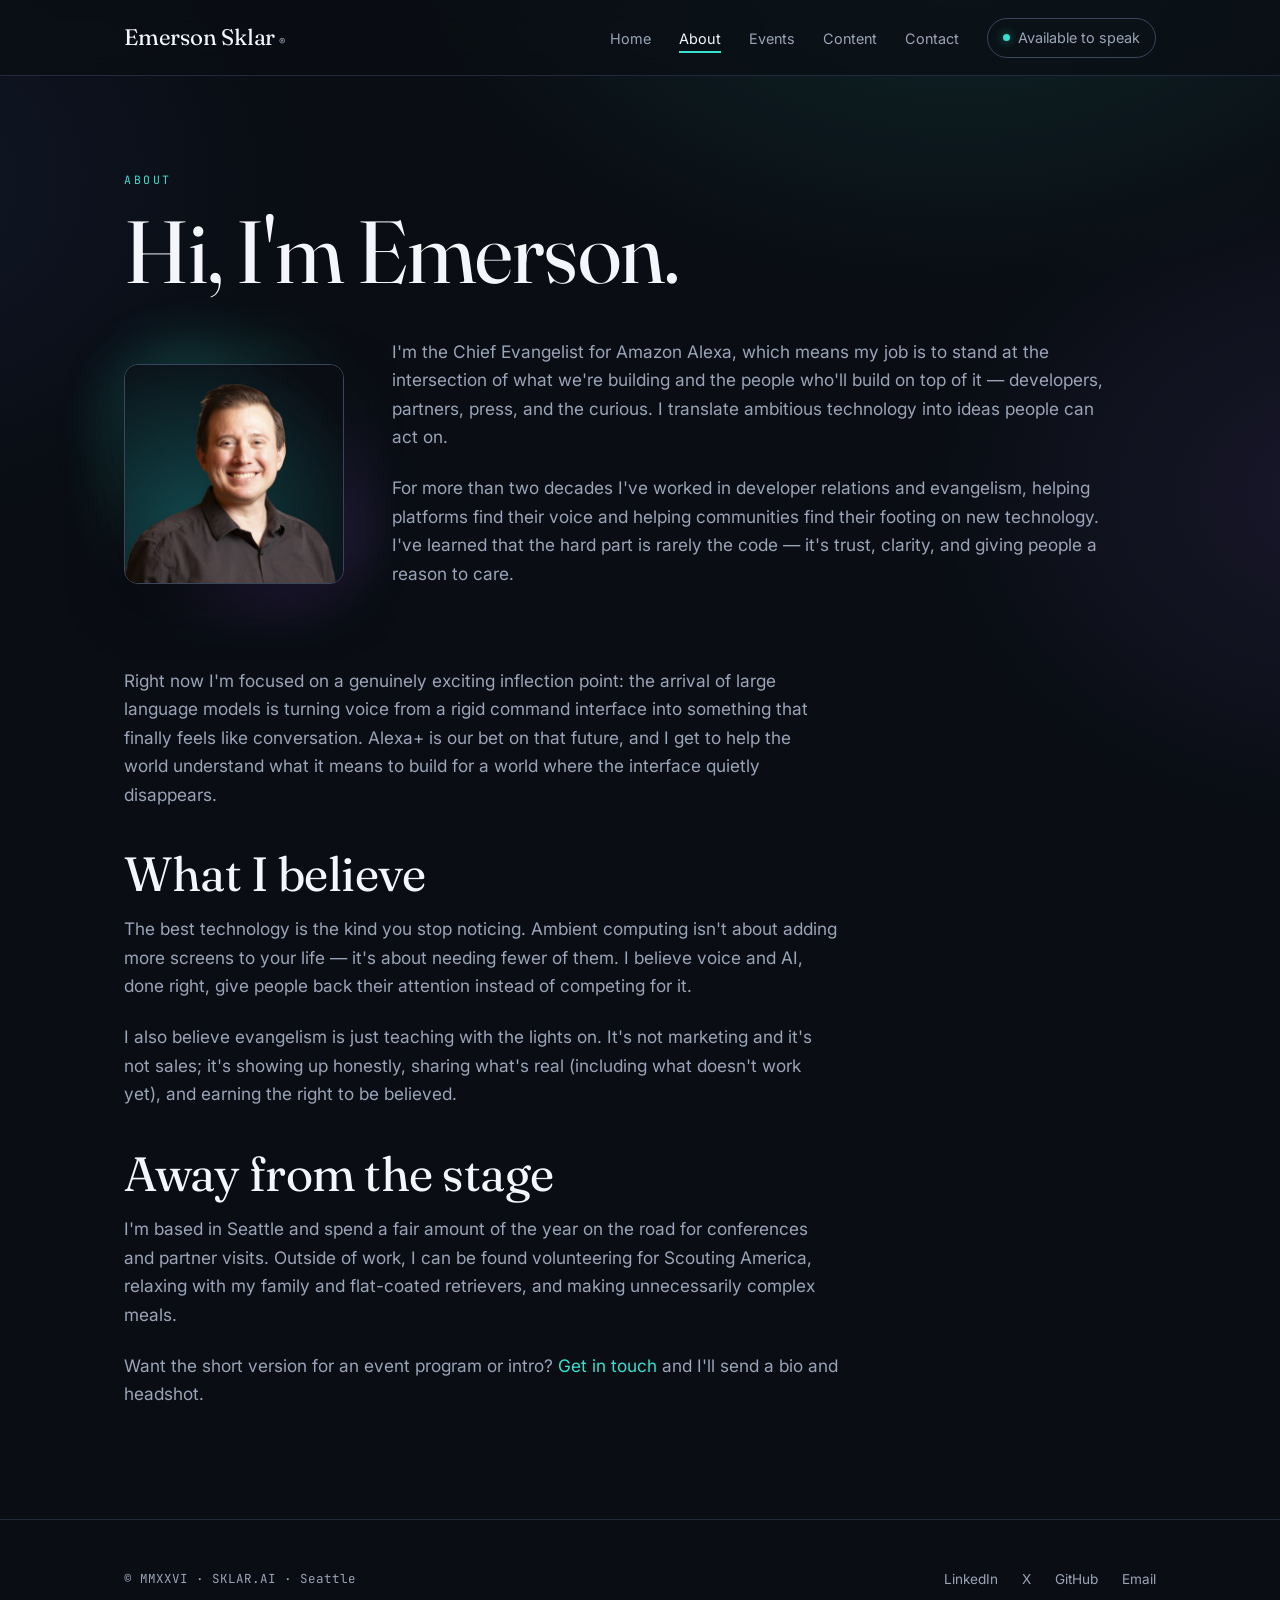
<file: about/index.html>
<!DOCTYPE html>
<html lang="en">
<head>
  <meta charset="utf-8">
  <meta name="viewport" content="width=device-width, initial-scale=1">
  <title>About — Emerson Sklar</title>
  <meta name="description" content="Emerson Sklar, Chief Evangelist for Amazon Alexa — his background, his point of view on voice and AI, and what drives his work.">
  <link rel="canonical" href="https://sklar.ai/about/">
  <meta property="og:type" content="profile">
  <meta property="og:site_name" content="Emerson Sklar">
  <meta property="og:title" content="About — Emerson Sklar">
  <meta property="og:description" content="Emerson Sklar, Chief Evangelist for Amazon Alexa — his background, his point of view on voice and AI, and what drives his work.">
  <meta property="og:url" content="https://sklar.ai/about/">
  <meta property="og:image" content="https://sklar.ai/assets/img/og-image.jpg">
  <meta property="og:image:width" content="1200">
  <meta property="og:image:height" content="630">
  <meta property="og:image:alt" content="Emerson Sklar, Chief Evangelist for Amazon Alexa">
  <meta name="twitter:card" content="summary_large_image">
  <meta name="twitter:title" content="About — Emerson Sklar">
  <meta name="twitter:description" content="Emerson Sklar, Chief Evangelist for Amazon Alexa — his background and point of view on voice and AI.">
  <meta name="twitter:image" content="https://sklar.ai/assets/img/og-image.jpg">
  <link rel="preconnect" href="https://fonts.googleapis.com">
  <link rel="preconnect" href="https://fonts.gstatic.com" crossorigin>
  <link href="https://fonts.googleapis.com/css2?family=Fraunces:ital,opsz,wght@0,9..144,400;0,9..144,500;1,9..144,400&family=Inter:wght@400;500;600&family=JetBrains+Mono:wght@400;500&display=swap" rel="stylesheet">
  <link rel="stylesheet" href="/assets/css/style.css?v=2">
</head>
<body>

  <nav class="nav">
    <div class="nav-inner">
      <a class="brand" href="/"><span class="name">Emerson Sklar</span><sup>®</sup></a>
      <input type="checkbox" id="nav-toggle" class="nav-toggle">
      <label for="nav-toggle" class="nav-toggle-label" aria-label="Toggle menu">☰</label>
      <ul class="nav-links">
        <li><a href="/">Home</a></li>
        <li><a href="/about/" class="active">About</a></li>
        <li><a href="/events/">Events</a></li>
        <li><a href="/content/">Content</a></li>
        <li><a href="/contact/">Contact</a></li>
        <li><a class="pill" href="/contact/"><span class="dot"></span>Available to speak</a></li>
      </ul>
    </div>
  </nav>

  <section class="about-page">
    <div class="wrap">
      <span class="eyebrow rise rise-1">About</span>
      <h1 class="rise rise-2" style="margin-bottom:2.5rem;">Hi, I'm Emerson.</h1>

      <!-- Two-column intro: portrait + opening paragraphs (stacks on mobile) -->
      <div class="about-intro rise rise-3">
        <div class="about-portrait">
          <img src="/assets/img/headshot.jpg" width="900" height="900"
               alt="Portrait of Emerson Sklar, Chief Evangelist for Amazon Alexa"
               loading="lazy">
        </div>
        <div class="prose about-intro-copy">
          <p>I'm the Chief Evangelist for Amazon Alexa, which means my job is to stand at the intersection of what we're building and the people who'll build on top of it &mdash; developers, partners, press, and the curious. I translate ambitious technology into ideas people can act on.</p>

          <p>For more than two decades I've worked in developer relations and evangelism, helping platforms find their voice and helping communities find their footing on new technology. I've learned that the hard part is rarely the code &mdash; it's trust, clarity, and giving people a reason to care.</p>
        </div>
      </div>

      <div class="prose rise rise-3">
        <p>Right now I'm focused on a genuinely exciting inflection point: the arrival of large language models is turning voice from a rigid command interface into something that finally feels like conversation. Alexa+ is our bet on that future, and I get to help the world understand what it means to build for a world where the interface quietly disappears.</p>

        <h2>What I believe</h2>
        <p>The best technology is the kind you stop noticing. Ambient computing isn't about adding more screens to your life &mdash; it's about needing fewer of them. I believe voice and AI, done right, give people back their attention instead of competing for it.</p>

        <p>I also believe evangelism is just teaching with the lights on. It's not marketing and it's not sales; it's showing up honestly, sharing what's real (including what doesn't work yet), and earning the right to be believed.</p>

        <h2>Away from the stage</h2>
        <p>I'm based in Seattle and spend a fair amount of the year on the road for conferences and partner visits. Outside of work, I can be found volunteering for Scouting America, relaxing with my family and flat-coated retrievers, and making unnecessarily complex meals.</p>

        <p>Want the short version for an event program or intro? <a href="/contact/">Get in touch</a> and I'll send a bio and headshot.</p>
      </div>
    </div>
  </section>

  <footer class="footer">
    <div class="wrap footer-inner">
      <span class="copy">© MMXXVI · SKLAR.AI · Seattle</span>
      <div class="socials">
        <a href="https://www.linkedin.com/in/emersonsklar/" target="_blank" rel="noopener">LinkedIn</a>
        <a href="https://x.com/emersonsklar" target="_blank" rel="noopener">X</a>
        <a href="https://github.com/emersonsklar" target="_blank" rel="noopener">GitHub</a>
        <a href="mailto:emersonsklar@gmail.com">Email</a>
      </div>
    </div>
  </footer>

</body>
</html>
</file>
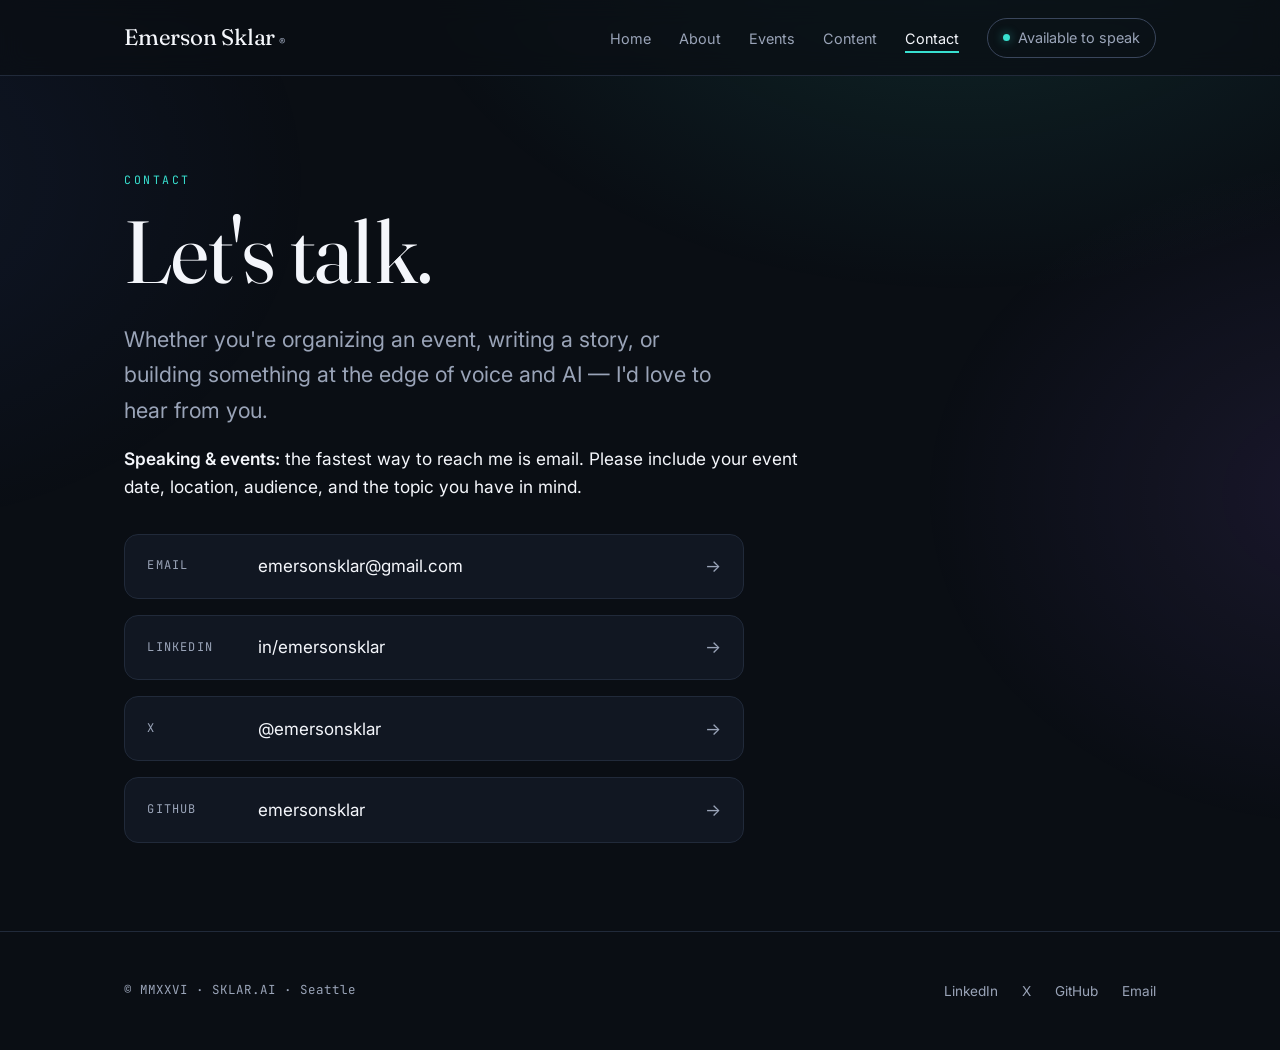
<file: contact/index.html>
<!DOCTYPE html>
<html lang="en">
<head>
  <meta charset="utf-8">
  <meta name="viewport" content="width=device-width, initial-scale=1">
  <title>Contact — Emerson Sklar</title>
  <meta name="description" content="Get in touch with Emerson Sklar, Chief Evangelist for Amazon Alexa — for speaking, press, and partnerships.">
  <link rel="canonical" href="https://sklar.ai/contact/">
  <meta property="og:type" content="website">
  <meta property="og:site_name" content="Emerson Sklar">
  <meta property="og:title" content="Contact — Emerson Sklar">
  <meta property="og:description" content="Get in touch with Emerson Sklar, Chief Evangelist for Amazon Alexa — for speaking, press, and partnerships.">
  <meta property="og:url" content="https://sklar.ai/contact/">
  <meta property="og:image" content="https://sklar.ai/assets/img/og-image.jpg">
  <meta property="og:image:width" content="1200">
  <meta property="og:image:height" content="630">
  <meta property="og:image:alt" content="Emerson Sklar, Chief Evangelist for Amazon Alexa">
  <meta name="twitter:card" content="summary_large_image">
  <meta name="twitter:title" content="Contact — Emerson Sklar">
  <meta name="twitter:description" content="Get in touch — for speaking, press, and partnerships.">
  <meta name="twitter:image" content="https://sklar.ai/assets/img/og-image.jpg">
  <link rel="preconnect" href="https://fonts.googleapis.com">
  <link rel="preconnect" href="https://fonts.gstatic.com" crossorigin>
  <link href="https://fonts.googleapis.com/css2?family=Fraunces:ital,opsz,wght@0,9..144,400;0,9..144,500;1,9..144,400&family=Inter:wght@400;500;600&family=JetBrains+Mono:wght@400;500&display=swap" rel="stylesheet">
  <link rel="stylesheet" href="/assets/css/style.css?v=2">
</head>
<body>

  <nav class="nav">
    <div class="nav-inner">
      <a class="brand" href="/"><span class="name">Emerson Sklar</span><sup>®</sup></a>
      <input type="checkbox" id="nav-toggle" class="nav-toggle">
      <label for="nav-toggle" class="nav-toggle-label" aria-label="Toggle menu">☰</label>
      <ul class="nav-links">
        <li><a href="/">Home</a></li>
        <li><a href="/about/">About</a></li>
        <li><a href="/events/">Events</a></li>
        <li><a href="/content/">Content</a></li>
        <li><a href="/contact/" class="active">Contact</a></li>
        <li><a class="pill" href="/contact/"><span class="dot"></span>Available to speak</a></li>
      </ul>
    </div>
  </nav>

  <section>
    <div class="wrap">
      <span class="eyebrow rise rise-1">Contact</span>
      <h1 class="rise rise-2" style="margin-bottom:1.5rem;">Let's talk.</h1>
      <p class="lead rise rise-3" style="margin-bottom:1rem;">Whether you're organizing an event, writing a story, or building something at the edge of voice and AI &mdash; I'd love to hear from you.</p>

      <div class="prose rise rise-3" style="margin-bottom:1rem;">
        <p style="font-size:1.08rem;"><strong>Speaking &amp; events:</strong> the fastest way to reach me is email. Please include your event date, location, audience, and the topic you have in mind.</p>
      </div>

      <div class="contact-links rise rise-4" style="max-width:620px;">
        <a href="mailto:emersonsklar@gmail.com">
          <span class="label"><span class="channel">Email</span><span class="handle">emersonsklar@gmail.com</span></span>
          <span class="go">&rarr;</span>
        </a>
        <a href="https://www.linkedin.com/in/emersonsklar/" target="_blank" rel="noopener">
          <span class="label"><span class="channel">LinkedIn</span><span class="handle">in/emersonsklar</span></span>
          <span class="go">&rarr;</span>
        </a>
        <a href="https://x.com/emersonsklar" target="_blank" rel="noopener">
          <span class="label"><span class="channel">X</span><span class="handle">@emersonsklar</span></span>
          <span class="go">&rarr;</span>
        </a>
        <a href="https://github.com/emersonsklar" target="_blank" rel="noopener">
          <span class="label"><span class="channel">GitHub</span><span class="handle">emersonsklar</span></span>
          <span class="go">&rarr;</span>
        </a>
      </div>

      <!-- Update these handles and the emersonsklar@gmail.com address to whatever you'd like to route to. -->

    </div>
  </section>

  <footer class="footer">
    <div class="wrap footer-inner">
      <span class="copy">© MMXXVI · SKLAR.AI · Seattle</span>
      <div class="socials">
        <a href="https://www.linkedin.com/in/emersonsklar/" target="_blank" rel="noopener">LinkedIn</a>
        <a href="https://x.com/emersonsklar" target="_blank" rel="noopener">X</a>
        <a href="https://github.com/emersonsklar" target="_blank" rel="noopener">GitHub</a>
        <a href="mailto:emersonsklar@gmail.com">Email</a>
      </div>
    </div>
  </footer>

</body>
</html>
</file>
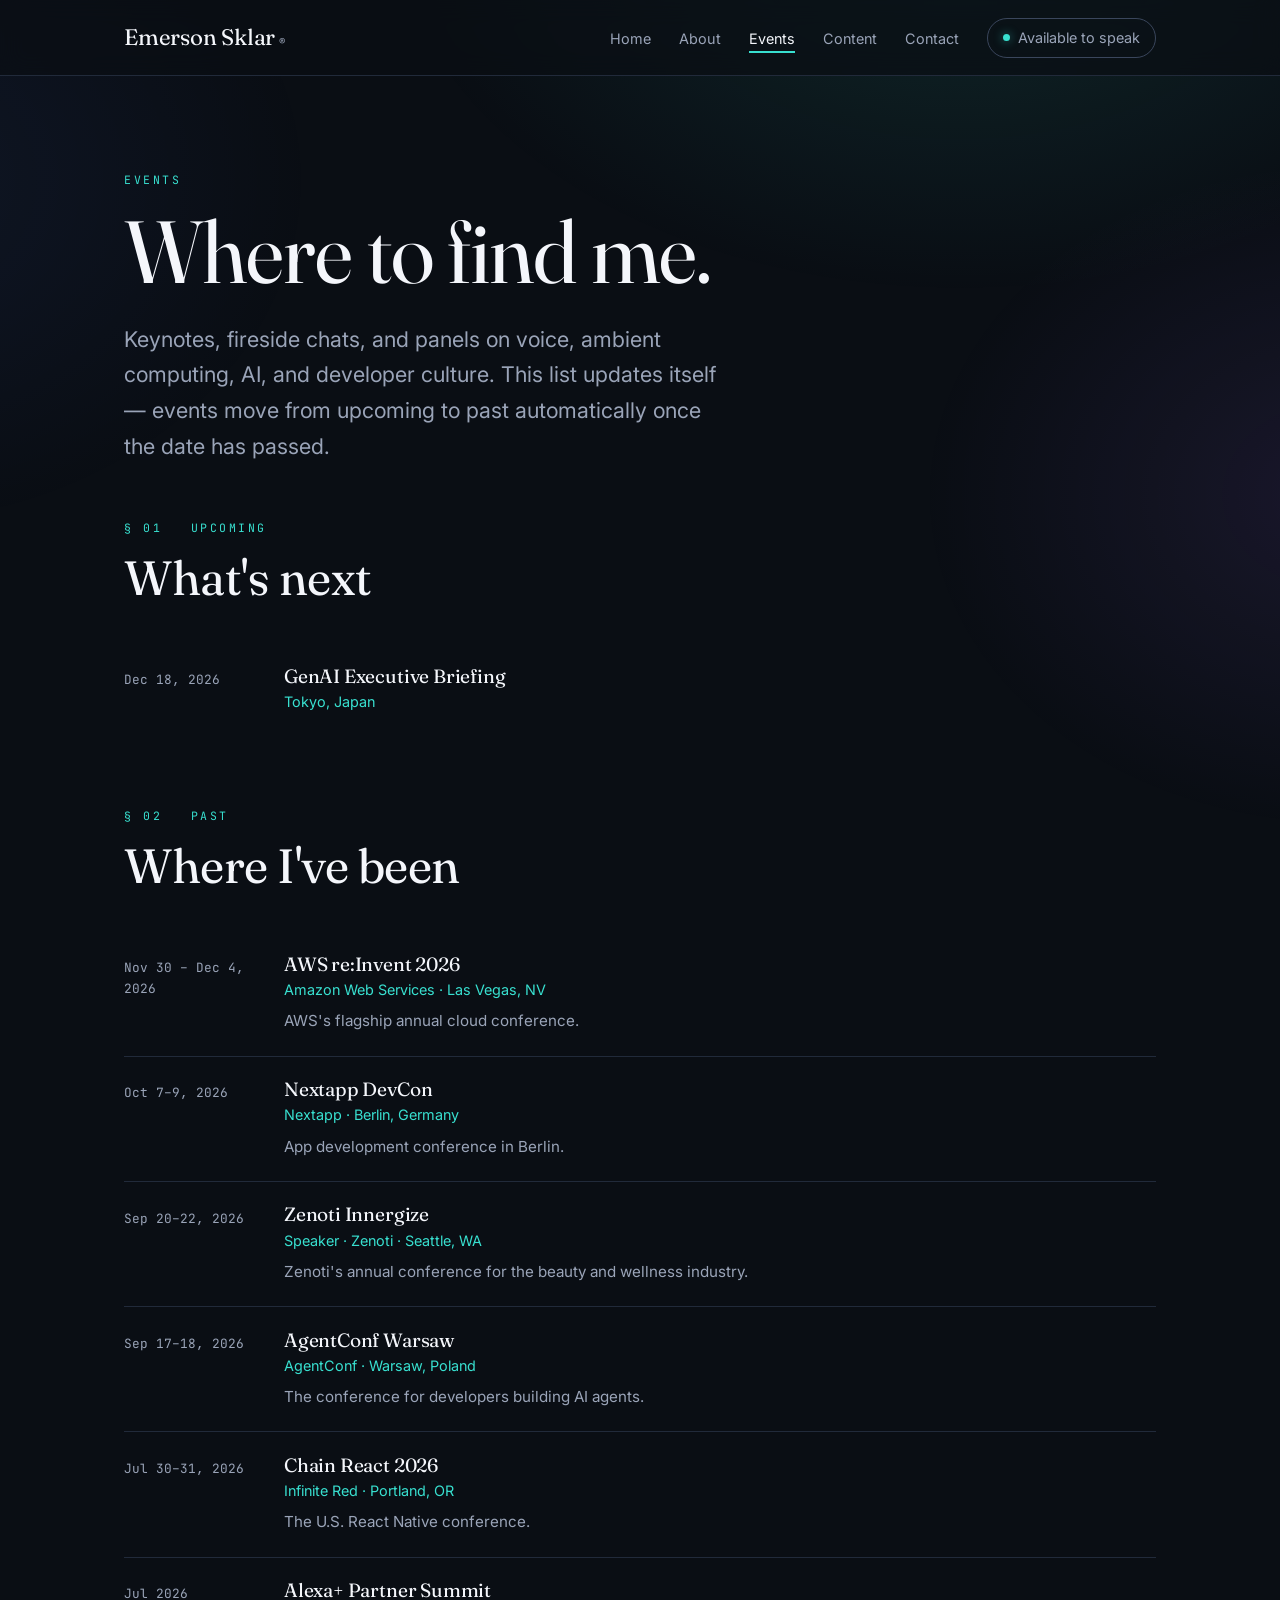
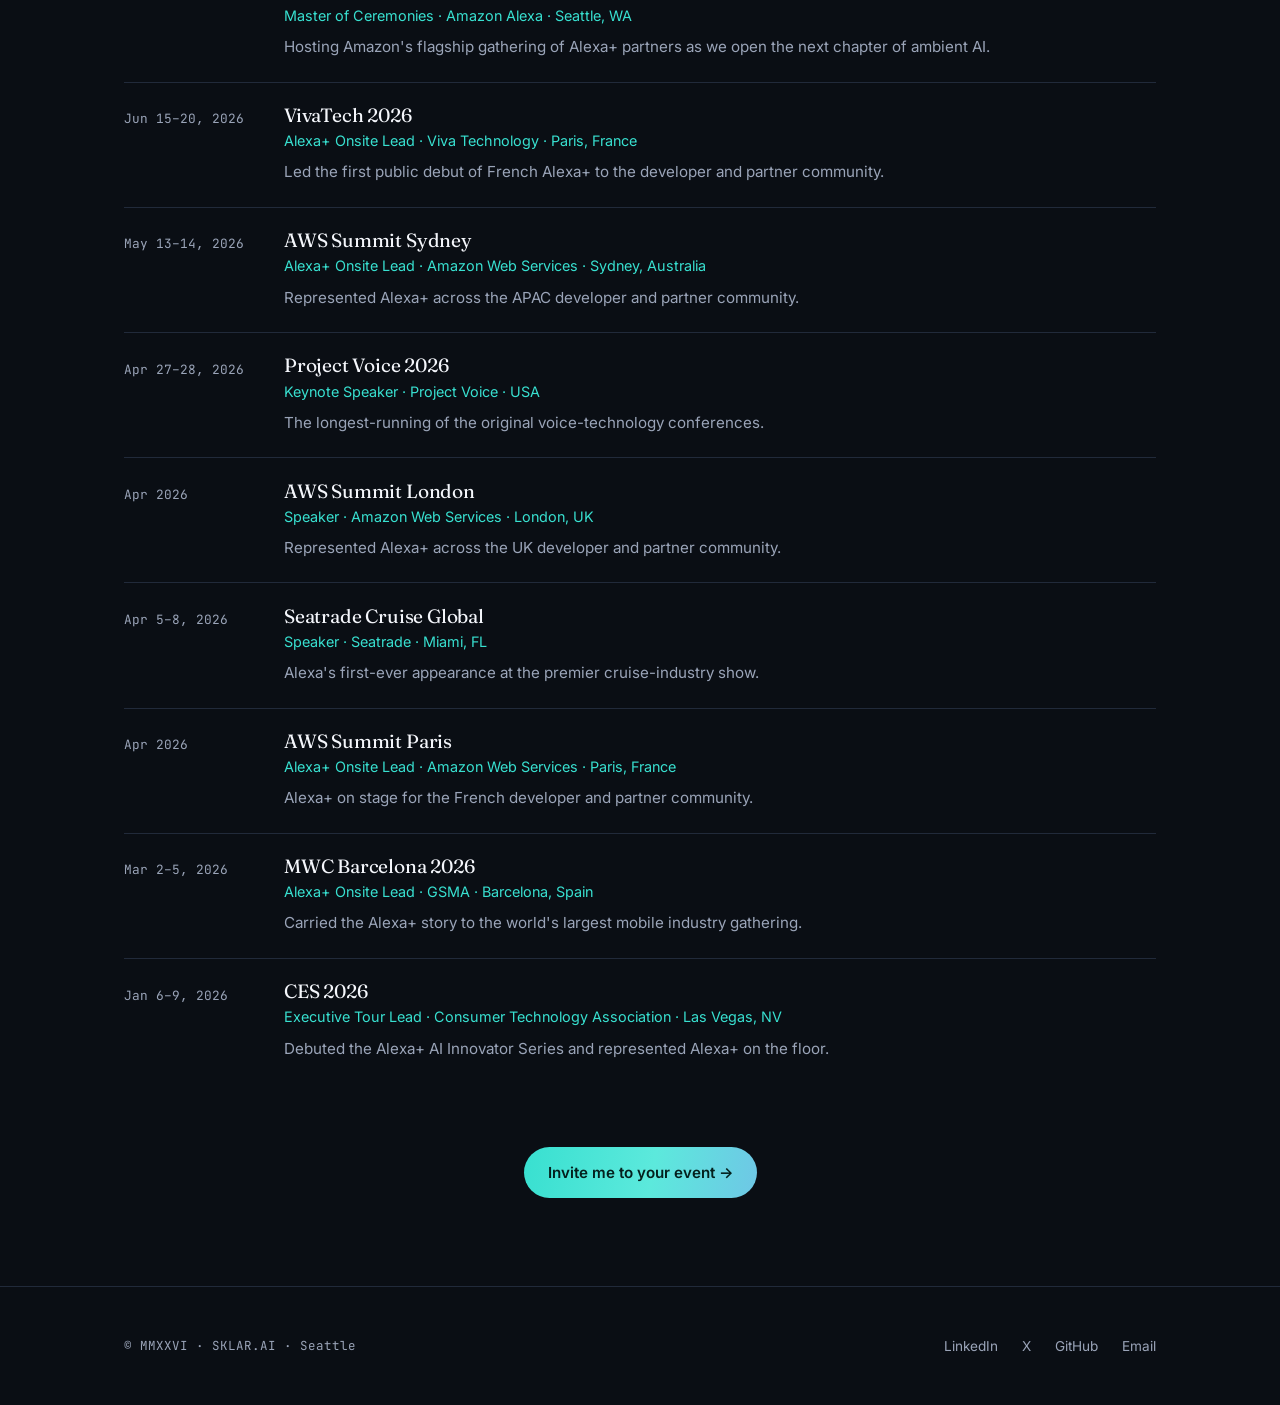
<file: events/index.html>
<!DOCTYPE html>
<html lang="en">
<head>
  <meta charset="utf-8">
  <meta name="viewport" content="width=device-width, initial-scale=1">
  <title>Events — Emerson Sklar</title>
  <meta name="description" content="Upcoming and past events, keynotes, and appearances by Emerson Sklar, Chief Evangelist for Amazon Alexa.">
  <link rel="canonical" href="https://sklar.ai/events/">
  <meta property="og:type" content="website">
  <meta property="og:site_name" content="Emerson Sklar">
  <meta property="og:title" content="Events — Emerson Sklar">
  <meta property="og:description" content="Upcoming and past events, keynotes, and appearances by Emerson Sklar, Chief Evangelist for Amazon Alexa.">
  <meta property="og:url" content="https://sklar.ai/events/">
  <meta property="og:image" content="https://sklar.ai/assets/img/og-image.jpg">
  <meta property="og:image:width" content="1200">
  <meta property="og:image:height" content="630">
  <meta property="og:image:alt" content="Emerson Sklar, Chief Evangelist for Amazon Alexa">
  <meta name="twitter:card" content="summary_large_image">
  <meta name="twitter:title" content="Events — Emerson Sklar">
  <meta name="twitter:description" content="Upcoming and past events, keynotes, and appearances by Emerson Sklar.">
  <meta name="twitter:image" content="https://sklar.ai/assets/img/og-image.jpg">
  <link rel="preconnect" href="https://fonts.googleapis.com">
  <link rel="preconnect" href="https://fonts.gstatic.com" crossorigin>
  <link href="https://fonts.googleapis.com/css2?family=Fraunces:ital,opsz,wght@0,9..144,400;0,9..144,500;1,9..144,400&family=Inter:wght@400;500;600&family=JetBrains+Mono:wght@400;500&display=swap" rel="stylesheet">
  <link rel="stylesheet" href="/assets/css/style.css?v=2">
</head>
<body>

  <nav class="nav">
    <div class="nav-inner">
      <a class="brand" href="/"><span class="name">Emerson Sklar</span><sup>®</sup></a>
      <input type="checkbox" id="nav-toggle" class="nav-toggle">
      <label for="nav-toggle" class="nav-toggle-label" aria-label="Toggle menu">☰</label>
      <ul class="nav-links">
        <li><a href="/">Home</a></li>
        <li><a href="/about/">About</a></li>
        <li><a href="/events/" class="active">Events</a></li>
        <li><a href="/content/">Content</a></li>
        <li><a href="/contact/">Contact</a></li>
        <li><a class="pill" href="/contact/"><span class="dot"></span>Available to speak</a></li>
      </ul>
    </div>
  </nav>

  <section>
    <div class="wrap">
      <span class="eyebrow rise rise-1">Events</span>
      <h1 class="rise rise-2" style="margin-bottom:1.5rem;">Where to find me.</h1>
      <p class="lead rise rise-3" style="margin-bottom:3rem;">Keynotes, fireside chats, and panels on voice, ambient computing, AI, and developer culture. This list updates itself &mdash; events move from upcoming to past automatically once the date has passed.</p>

      <div class="section-head">
        <div><span class="eyebrow">§ 01 &nbsp; Upcoming</span><h2>What's next</h2></div>
      </div>
      <ul class="timeline" id="events-upcoming" style="margin-bottom:4rem;">
        <!-- Auto-populated from assets/js/events.js -->
      </ul>

      <div class="section-head">
        <div><span class="eyebrow">§ 02 &nbsp; Past</span><h2>Where I've been</h2></div>
      </div>
      <ul class="timeline" id="events-past">
        <!-- Auto-populated from assets/js/events.js -->
      </ul>

      <div style="margin-top:4rem; text-align:center;">
        <a class="btn btn-primary" href="/contact/">Invite me to your event &rarr;</a>
      </div>

      <!-- To add or change an event, edit assets/js/events.js only. Upcoming vs. past is handled for you by date. -->

    </div>
  </section>

  <footer class="footer">
    <div class="wrap footer-inner">
      <span class="copy">© MMXXVI · SKLAR.AI · Seattle</span>
      <div class="socials">
        <a href="https://www.linkedin.com/in/emersonsklar/" target="_blank" rel="noopener">LinkedIn</a>
        <a href="https://x.com/emersonsklar" target="_blank" rel="noopener">X</a>
        <a href="https://github.com/emersonsklar" target="_blank" rel="noopener">GitHub</a>
        <a href="mailto:emersonsklar@gmail.com">Email</a>
      </div>
    </div>
  </footer>

  <script src="/assets/js/events.js?v=4"></script>
  <script src="/assets/js/render-events.js?v=4"></script>
</body>
</html>
</file>
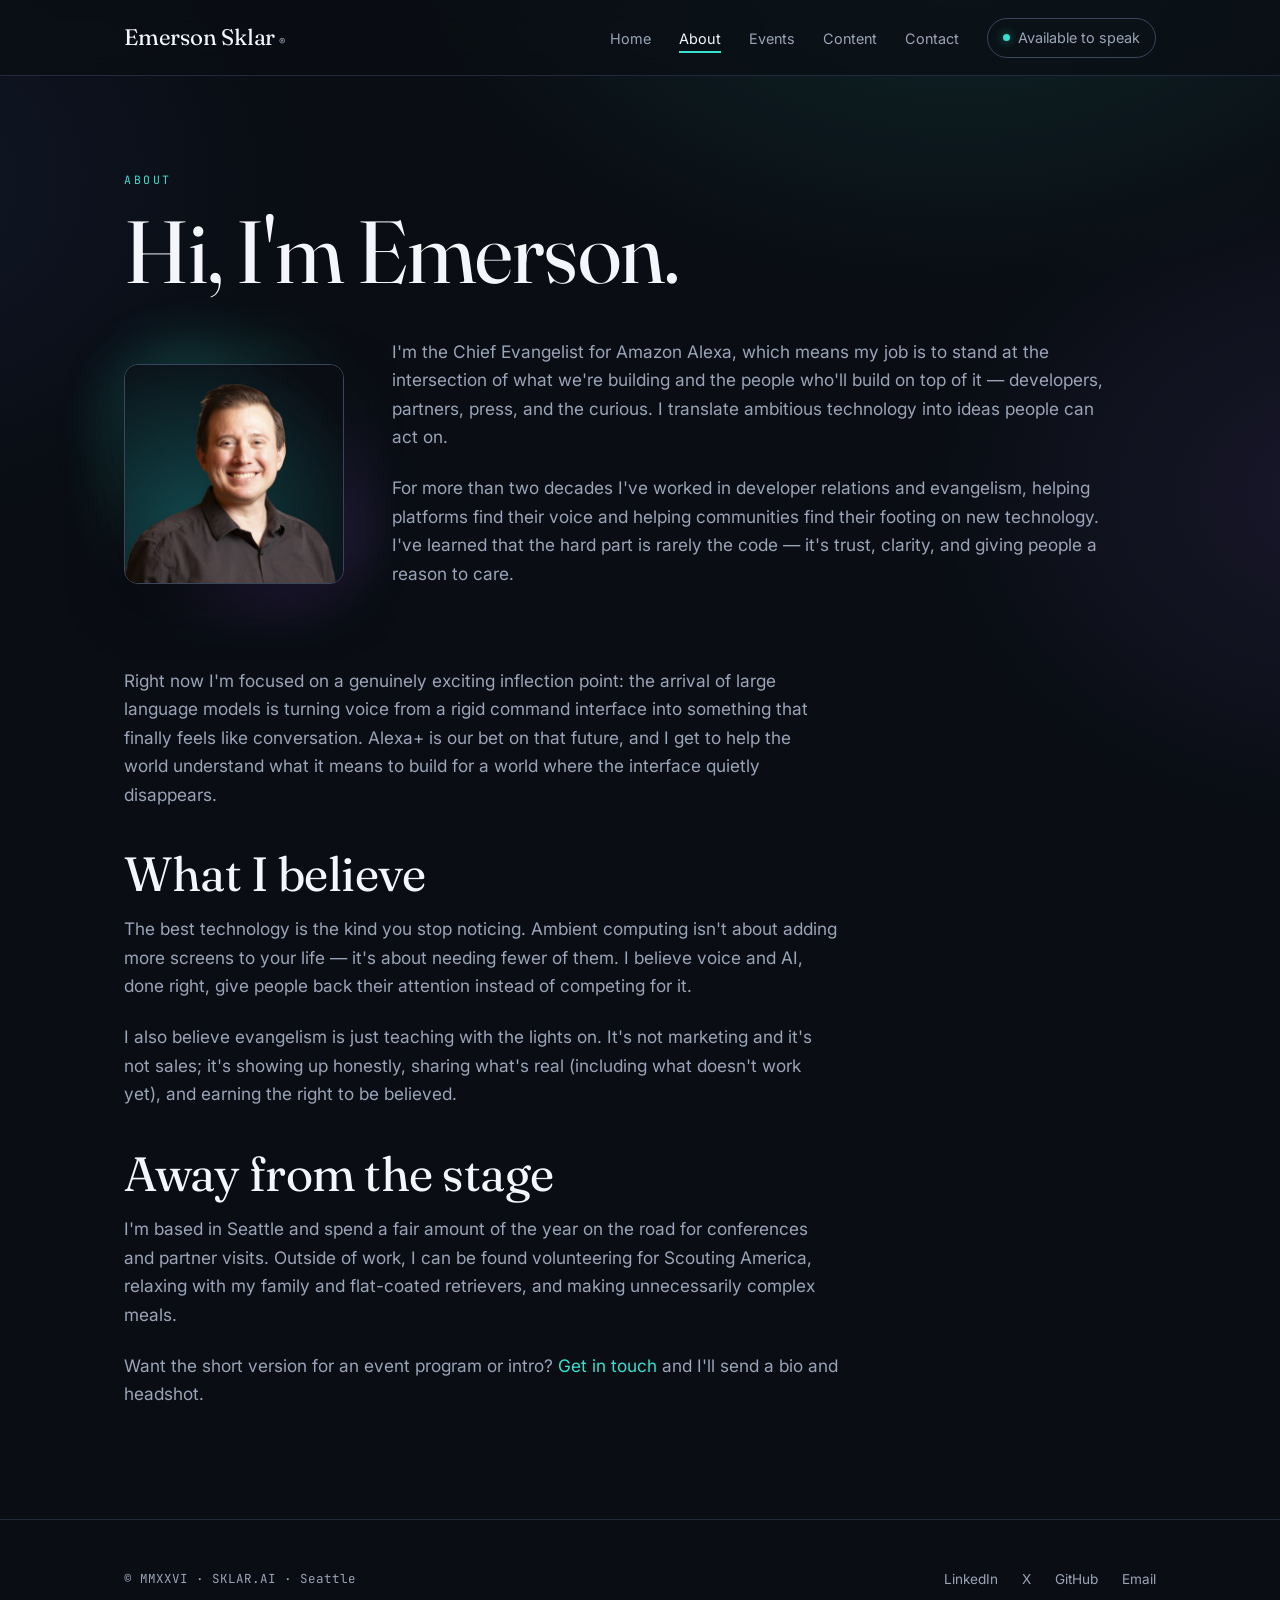
<file: about.html>
<!DOCTYPE html>
<html lang="en">
<head>
  <meta charset="utf-8">
  <meta http-equiv="refresh" content="0; url=/about/">
  <link rel="canonical" href="https://sklar.ai/about/">
  <title>Redirecting…</title>
  <script>location.replace("/about/" + location.hash);</script>
</head>
<body>Redirecting to <a href="/about/">/about/</a>…</body>
</html>
</file>
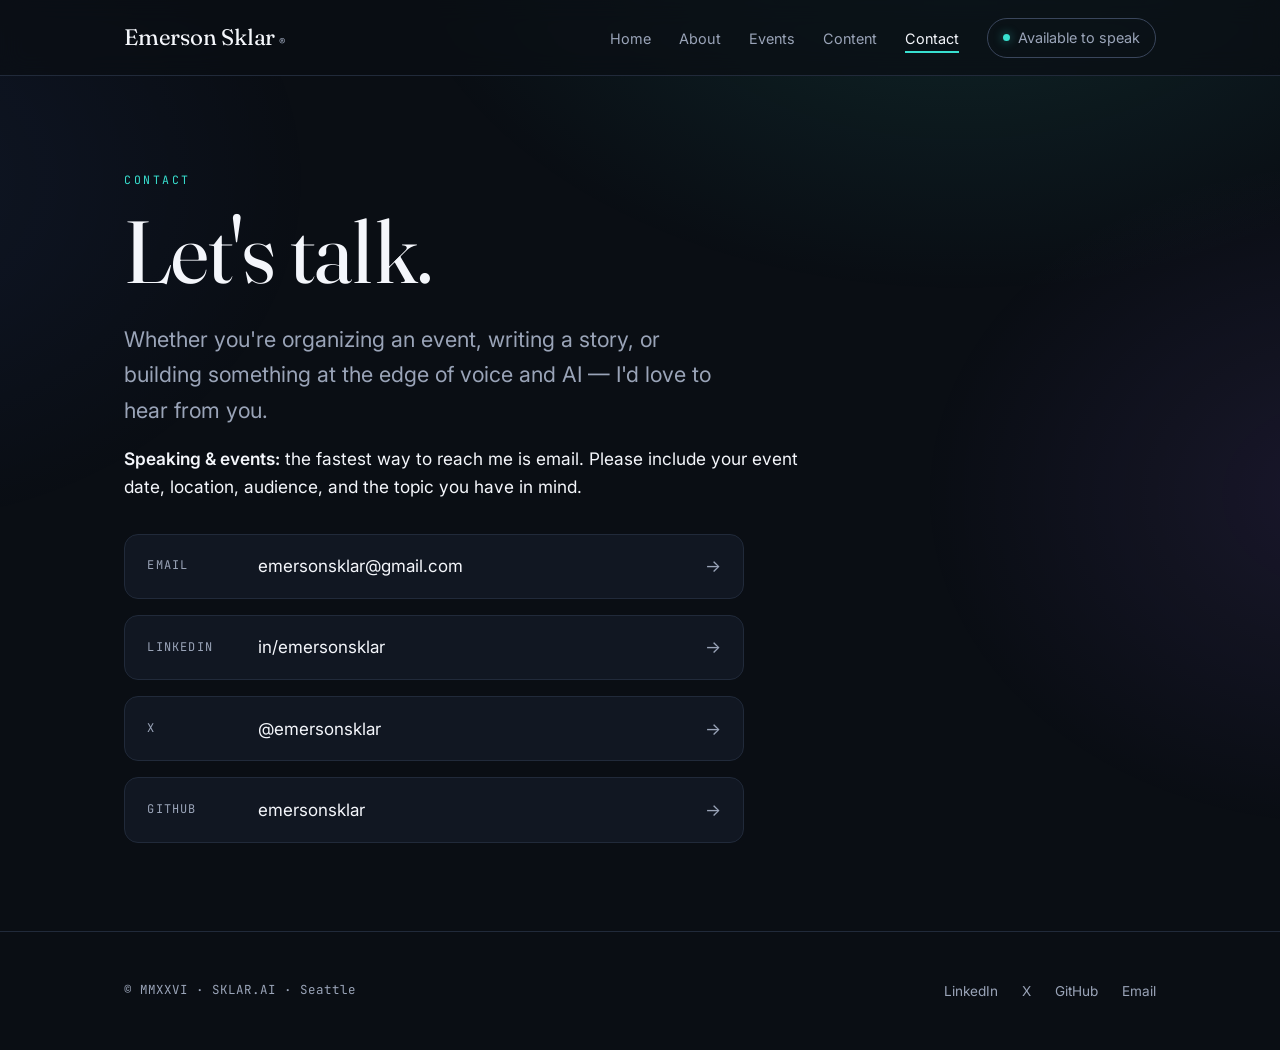
<file: contact.html>
<!DOCTYPE html>
<html lang="en">
<head>
  <meta charset="utf-8">
  <meta http-equiv="refresh" content="0; url=/contact/">
  <link rel="canonical" href="https://sklar.ai/contact/">
  <title>Redirecting…</title>
  <script>location.replace("/contact/" + location.hash);</script>
</head>
<body>Redirecting to <a href="/contact/">/contact/</a>…</body>
</html>
</file>
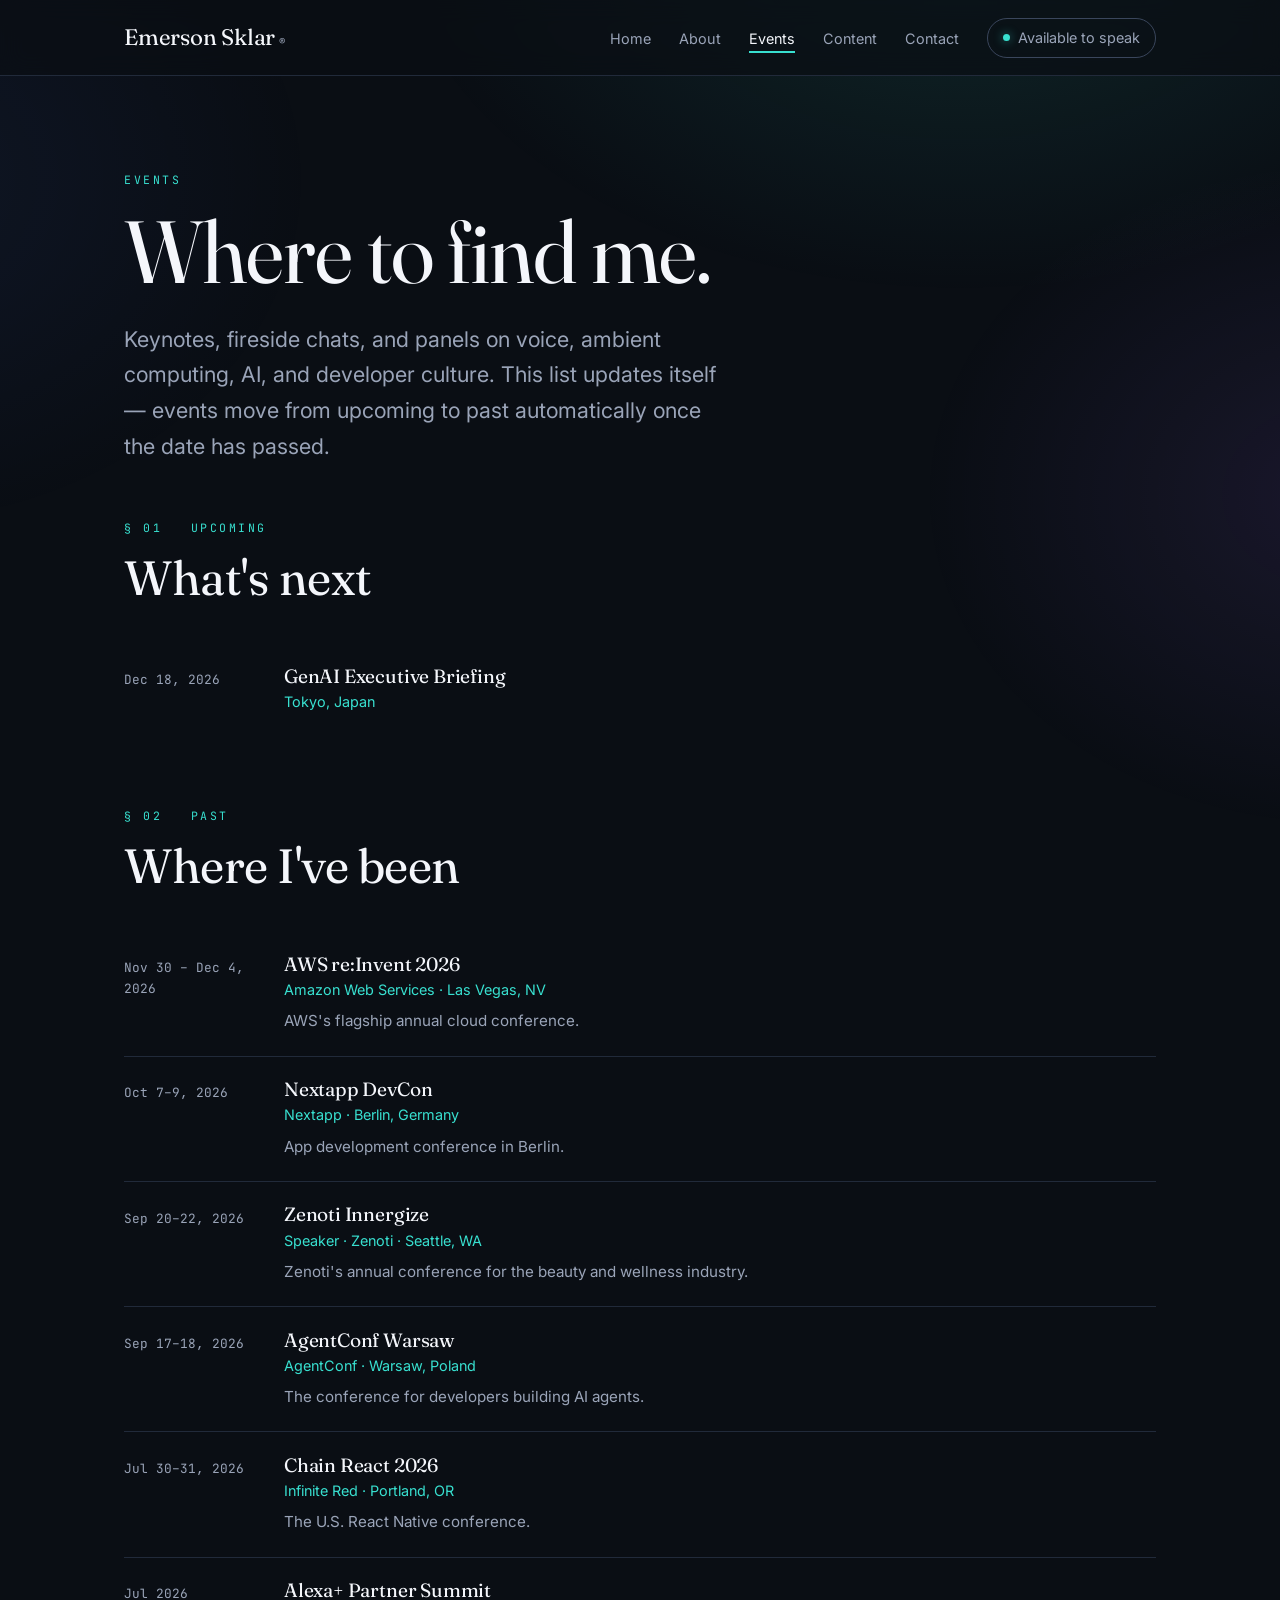
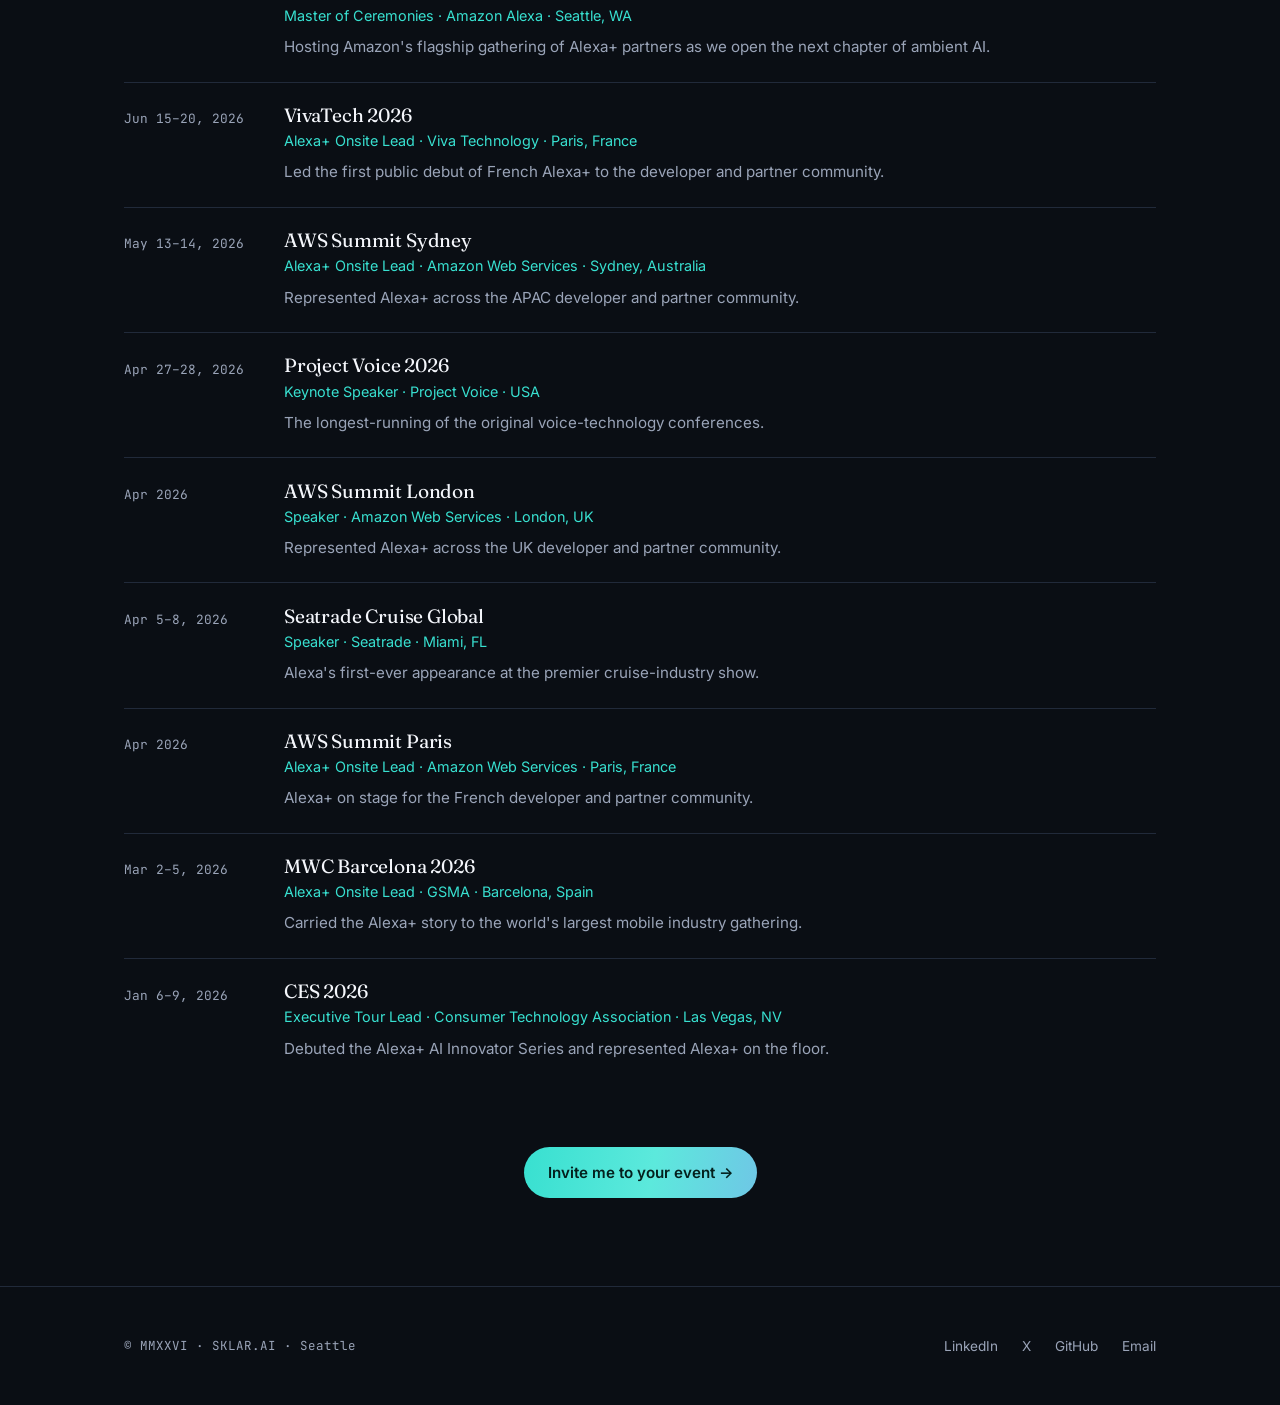
<file: events.html>
<!DOCTYPE html>
<html lang="en">
<head>
  <meta charset="utf-8">
  <meta http-equiv="refresh" content="0; url=/events/">
  <link rel="canonical" href="https://sklar.ai/events/">
  <title>Redirecting…</title>
  <script>location.replace("/events/" + location.hash);</script>
</head>
<body>Redirecting to <a href="/events/">/events/</a>…</body>
</html>
</file>
<file: assets/css/style.css>
/* =========================================================================
   sklar.ai — Emerson Sklar, Chief Evangelist, Amazon Alexa
   Hand-written static site. No build step, no dependencies.
   Edit content in the .html files; edit look-and-feel here.
   ========================================================================= */

/* ---- Design tokens ---------------------------------------------------- */
:root {
  /* Palette — deep midnight background with an electric-cyan accent.
     A nod to Alexa's glow without literally copying it. Change --accent
     to re-skin the whole site in one line. */
  --bg:            #0a0e14;   /* page background */
  --bg-elev:       #111722;   /* raised cards / panels */
  --bg-elev-2:     #161d2b;   /* hover / nested panels */
  --fg:            #f4f6fb;   /* primary text */
  --muted:         #9aa4b8;   /* secondary text */
  --border:        #212a3a;   /* hairline borders */
  --border-strong: #3a465c;
  --accent:        #38e0d0;   /* electric cyan — primary accent */
  --accent-dim:    #1fa89b;   /* darker accent for hovers */
  --accent-glow:   rgba(56, 224, 208, 0.35);
  --accent-2:      #a06bff;   /* electric violet — secondary accent, used sparingly */
  --accent-2-dim:  #7b46d8;   /* darker violet for hovers */
  --accent-2-glow: rgba(160, 107, 255, 0.35);

  /* Typography */
  --font-display: "Fraunces", "Times New Roman", Georgia, serif;
  --font-sans:    "Inter", ui-sans-serif, system-ui, -apple-system, sans-serif;
  --font-mono:    "JetBrains Mono", ui-monospace, SFMono-Regular, Menlo, monospace;

  /* Layout */
  --maxw: 1080px;
  --radius: 14px;
}

/* ---- Reset ------------------------------------------------------------ */
*, *::before, *::after { box-sizing: border-box; margin: 0; padding: 0; }

html { scroll-behavior: smooth; -webkit-text-size-adjust: 100%; }

body {
  font-family: var(--font-sans);
  background: var(--bg);
  color: var(--fg);
  line-height: 1.65;
  font-size: 17px;
  -webkit-font-smoothing: antialiased;
  text-rendering: optimizeLegibility;
  overflow-x: hidden;
}

/* Ambient glow behind the page — subtle, fixed, decorative. */
body::before {
  content: "";
  position: fixed;
  inset: 0;
  z-index: -1;
  background:
    radial-gradient(60rem 40rem at 75% -10%, rgba(56, 224, 208, 0.12), transparent 60%),
    radial-gradient(48rem 38rem at 105% 55%, rgba(160, 107, 255, 0.10), transparent 55%),
    radial-gradient(50rem 40rem at -10% 20%, rgba(80, 120, 255, 0.08), transparent 55%);
  pointer-events: none;
}

a { color: inherit; text-decoration: none; }

img { max-width: 100%; display: block; }

/* ---- Typography ------------------------------------------------------- */
h1, h2, h3 { font-family: var(--font-display); font-weight: 400; line-height: 1.05; letter-spacing: -0.01em; }

h1 { font-size: clamp(2.8rem, 7vw, 5.5rem); }
h2 { font-size: clamp(2rem, 4vw, 3rem); }
h3 { font-size: clamp(1.3rem, 2.5vw, 1.7rem); }

p { color: var(--muted); }
strong { color: var(--fg); font-weight: 600; }
em { font-style: italic; }

.accent { color: var(--accent); }

/* Gradient text treatment — cyan → violet. Used sparingly for emphasis
   (e.g. a word in the hero headline). Falls back to solid accent where
   background-clip:text is unsupported. */
.grad-text {
  color: var(--accent);
  background: linear-gradient(100deg, var(--accent) 0%, var(--accent-2) 100%);
  -webkit-background-clip: text;
  background-clip: text;
  -webkit-text-fill-color: transparent;
}

/* Small monospace label used for section markers like "§ 01 / SPEAKING" */
.eyebrow {
  font-family: var(--font-mono);
  font-size: 0.72rem;
  letter-spacing: 0.22em;
  text-transform: uppercase;
  color: var(--accent);
  display: inline-block;
  margin-bottom: 1rem;
}

/* ---- Layout helpers --------------------------------------------------- */
.wrap { max-width: var(--maxw); margin: 0 auto; padding: 0 1.5rem; }

section { padding: 5.5rem 0; }
section + section { border-top: 1px solid var(--border); }

.lead { font-size: clamp(1.1rem, 2vw, 1.35rem); color: var(--muted); max-width: 46ch; }

/* ---- Navigation ------------------------------------------------------- */
.nav {
  position: sticky; top: 0; z-index: 100;
  backdrop-filter: blur(12px);
  background: rgba(10, 14, 20, 0.72);
  border-bottom: 1px solid var(--border);
}
.nav-inner {
  max-width: var(--maxw); margin: 0 auto; padding: 1.1rem 1.5rem;
  display: flex; align-items: center; justify-content: space-between; gap: 1rem;
}
.brand { display: flex; align-items: baseline; gap: 0.25rem; }
.brand .name { font-family: var(--font-display); font-size: 1.4rem; letter-spacing: -0.01em; }
.brand sup { font-size: 0.6rem; color: var(--muted); }

.nav-links { display: flex; align-items: center; gap: 1.75rem; list-style: none; }
.nav-links a {
  font-size: 0.9rem; color: var(--muted); position: relative;
  transition: color 0.2s ease;
}
.nav-links a:hover { color: var(--fg); }
.nav-links a.active { color: var(--fg); }
.nav-links a.active::after {
  content: ""; position: absolute; left: 0; right: 0; bottom: -6px;
  height: 1.5px; background: var(--accent);
}

/* "Available for talks" pill */
.pill {
  display: inline-flex; align-items: center; gap: 0.5rem;
  border: 1px solid var(--border-strong); border-radius: 999px;
  padding: 0.45rem 0.95rem; font-size: 0.8rem; color: var(--fg);
  transition: border-color 0.2s ease, background 0.2s ease;
}
.pill:hover { border-color: var(--accent); background: var(--bg-elev); }
.dot {
  width: 7px; height: 7px; border-radius: 50%; background: var(--accent);
  box-shadow: 0 0 10px 1px var(--accent-glow);
  animation: pulse 2.4s ease-in-out infinite;
}
@keyframes pulse { 0%,100% { opacity: 1; } 50% { opacity: 0.35; } }

/* Mobile menu toggle (checkbox hack — no JS needed) */
.nav-toggle, .nav-toggle-label { display: none; }

/* ---- Buttons ---------------------------------------------------------- */
.btn {
  display: inline-flex; align-items: center; gap: 0.55rem;
  font-family: var(--font-sans); font-size: 0.95rem; font-weight: 500;
  padding: 0.8rem 1.5rem; border-radius: 999px;
  transition: transform 0.15s ease, box-shadow 0.2s ease, background 0.2s ease;
}
.btn-primary { background: linear-gradient(100deg, var(--accent) 0%, #5ce9dc 55%, var(--accent-2) 220%); color: #04201d; font-weight: 600; }
.btn-primary:hover { transform: translateY(-2px); box-shadow: 0 8px 30px var(--accent-glow), 0 4px 22px var(--accent-2-glow); }
.btn-ghost { border: 1px solid var(--border-strong); color: var(--fg); }
.btn-ghost:hover { border-color: var(--accent); color: var(--accent); }

/* ---- Hero ------------------------------------------------------------- */
.hero { padding: 6rem 0 5rem; position: relative; overflow: hidden; }

/* Two-column layout on desktop: copy on the left, portrait on the right.
   Stacks to a single column on narrow viewports (see responsive block). */
.hero-grid {
  display: grid;
  grid-template-columns: 1.15fr 0.85fr;
  gap: clamp(2rem, 5vw, 4.5rem);
  align-items: center;
}
.hero .role {
  font-family: var(--font-mono); font-size: 0.85rem; letter-spacing: 0.15em;
  text-transform: uppercase; color: var(--muted); margin-bottom: 1.5rem;
}
.hero .role .accent { color: var(--accent); }
.hero h1 { margin-bottom: 1.5rem; }
.hero .lead { margin-bottom: 2.25rem; max-width: 40ch; }
.hero-actions { display: flex; gap: 1rem; flex-wrap: wrap; }

/* Portrait with a soft dual-accent glow. Rounded-rectangle frame keeps the
   full square headshot visible — no circular crop that clips the face. */
.hero-portrait { position: relative; justify-self: center; max-width: 360px; width: 100%; }
.hero-portrait::before {
  content: "";
  position: absolute; inset: -12%;
  z-index: 0;
  border-radius: 30%;
  background:
    radial-gradient(circle at 30% 25%, var(--accent-glow), transparent 62%),
    radial-gradient(circle at 75% 80%, var(--accent-2-glow), transparent 60%);
  filter: blur(28px);
  opacity: 0.9;
}
.hero-portrait img {
  position: relative; z-index: 1;
  width: 100%; height: auto;
  border-radius: var(--radius);
  border: 1px solid var(--border-strong);
  box-shadow: 0 20px 60px rgba(0, 0, 0, 0.5);
}

/* Floating gradient orbs behind the hero — decorative, subtle drift. */
.hero-orb {
  position: absolute; z-index: 0; border-radius: 50%;
  filter: blur(60px); pointer-events: none; opacity: 0.5;
}
.hero-orb.orb-1 {
  width: 30rem; height: 30rem; top: -8rem; right: -6rem;
  background: radial-gradient(circle, var(--accent-glow), transparent 68%);
  animation: orbFloat 18s ease-in-out infinite;
}
.hero-orb.orb-2 {
  width: 24rem; height: 24rem; bottom: -10rem; left: -8rem;
  background: radial-gradient(circle, var(--accent-2-glow), transparent 68%);
  animation: orbFloat 22s ease-in-out infinite reverse;
}
.hero .wrap { position: relative; z-index: 1; }
@keyframes orbFloat {
  0%, 100% { transform: translate(0, 0) scale(1); }
  50%      { transform: translate(2.5rem, 1.5rem) scale(1.08); }
}

/* ---- Stats strip ------------------------------------------------------ */
.stats { display: grid; grid-template-columns: repeat(3, 1fr); gap: 1.5rem; }
.stat { border-left: 2px solid var(--border-strong); padding-left: 1.25rem; }
.stat .num { font-family: var(--font-display); font-size: 2.4rem; color: var(--fg); line-height: 1; }
.stat .label { font-size: 0.85rem; color: var(--muted); margin-top: 0.4rem; }

/* ---- Alexa+ brand band ------------------------------------------------ */
/* A focused band that reinforces the Alexa connection, framing the looping
   animated Alexa+ wordmark. */
.alexa-band .wrap {
  display: grid; grid-template-columns: 0.9fr 1.1fr;
  gap: clamp(2rem, 5vw, 4rem); align-items: center;
}
.alexa-band .band-copy .eyebrow { color: var(--accent-2); }
.alexa-band .band-copy h2 { margin-bottom: 0.9rem; }
.alexa-band .band-copy p { max-width: 44ch; }
.alexa-logo-frame {
  position: relative; justify-self: end;
  width: 100%; max-width: 560px;
  border-radius: var(--radius);
  border: 1px solid var(--border);
  overflow: hidden;
  background: var(--bg-elev);
  box-shadow: 0 0 0 1px rgba(160, 107, 255, 0.10), 0 20px 60px rgba(0, 0, 0, 0.45);
}
/* Gradient glow rim on the frame using a masked border. */
.alexa-logo-frame::after {
  content: ""; position: absolute; inset: 0; z-index: 2;
  border-radius: inherit; padding: 1px;
  background: linear-gradient(120deg, var(--accent), var(--accent-2));
  -webkit-mask: linear-gradient(#000 0 0) content-box, linear-gradient(#000 0 0);
  -webkit-mask-composite: xor; mask-composite: exclude;
  opacity: 0.55; pointer-events: none;
}
.alexa-logo-frame video,
.alexa-logo-frame img.alexa-logo-media {
  display: block; width: 100%; height: auto;
}

/* ---- Cards / lists ---------------------------------------------------- */
.card {
  position: relative;
  background: var(--bg-elev); border: 1px solid var(--border);
  border-radius: var(--radius); padding: 1.75rem;
  transition: border-color 0.2s ease, transform 0.2s ease, background 0.2s ease, box-shadow 0.2s ease;
}
.card:hover { border-color: var(--border-strong); transform: translateY(-3px); background: var(--bg-elev-2); box-shadow: 0 14px 40px rgba(0, 0, 0, 0.35); }
.card-grid { display: grid; grid-template-columns: repeat(auto-fill, minmax(300px, 1fr)); gap: 1.25rem; }

.card .meta { font-family: var(--font-mono); font-size: 0.75rem; color: var(--accent); letter-spacing: 0.05em; }
.card h3 { margin: 0.6rem 0; color: var(--fg); }
.card p { font-size: 0.95rem; }
.card .arrow { margin-top: 1rem; font-size: 0.9rem; color: var(--muted); transition: color 0.2s; }
.card:hover .arrow { color: var(--accent); }

/* Section header with a "see all" link on the right */
.section-head { display: flex; align-items: baseline; justify-content: space-between; margin-bottom: 2.5rem; gap: 1rem; flex-wrap: wrap; }
.section-head .more { font-size: 0.9rem; color: var(--muted); }
.section-head .more:hover { color: var(--accent); }

/* ---- Timeline (Speaking / experience) --------------------------------- */
.timeline { list-style: none; }
.timeline li {
  display: grid; grid-template-columns: 8.5rem 1fr; gap: 1.5rem;
  padding: 1.4rem 0; border-top: 1px solid var(--border);
}
.timeline li:first-child { border-top: none; }
.timeline .when { font-family: var(--font-mono); font-size: 0.8rem; color: var(--muted); padding-top: 0.2rem; }
.timeline .what h3 { font-size: 1.2rem; color: var(--fg); margin-bottom: 0.25rem; }
.timeline .what .venue { color: var(--accent); font-size: 0.9rem; }
.timeline .what p { font-size: 0.95rem; margin-top: 0.4rem; }

/* ---- Media grid (videos / podcasts) ----------------------------------- */
.media-grid { display: grid; grid-template-columns: repeat(auto-fill, minmax(320px, 1fr)); gap: 1.5rem; }
.media-item { background: var(--bg-elev); border: 1px solid var(--border); border-radius: var(--radius); overflow: hidden; transition: border-color 0.2s, transform 0.2s; }
.media-item:hover { border-color: var(--border-strong); transform: translateY(-3px); }
.media-thumb { position: relative; aspect-ratio: 16 / 9; background: var(--bg-elev-2); display: flex; align-items: center; justify-content: center; overflow: hidden; }
.media-thumb img { position: absolute; inset: 0; width: 100%; height: 100%; object-fit: cover; transition: transform 0.4s ease, filter 0.3s ease; filter: brightness(0.82); }
.media-item:hover .media-thumb img { transform: scale(1.05); filter: brightness(0.62); }
.media-thumb .play { position: relative; z-index: 2; width: 54px; height: 54px; border-radius: 50%; background: var(--accent); display: flex; align-items: center; justify-content: center; color: #04201d; font-size: 1.2rem; box-shadow: 0 0 24px var(--accent-glow); transition: transform 0.2s ease; }
.media-item:hover .media-thumb .play { transform: scale(1.1); }
.media-embed { aspect-ratio: 16 / 9; width: 100%; border: 0; display: block; }
.media-body { padding: 1.25rem 1.4rem 1.5rem; }
.media-body .kind { font-family: var(--font-mono); font-size: 0.72rem; letter-spacing: 0.12em; text-transform: uppercase; color: var(--accent); }
.media-body h3 { font-size: 1.15rem; color: var(--fg); margin: 0.5rem 0 0.35rem; }
.media-body p { font-size: 0.9rem; }

/* ---- About intro (portrait + opening copy) ---------------------------- */
.about-intro {
  display: grid;
  grid-template-columns: 220px 1fr;
  gap: clamp(1.5rem, 4vw, 3rem);
  align-items: center;
  margin-bottom: 3.5rem;
}
.about-portrait { position: relative; }
.about-portrait::before {
  content: "";
  position: absolute; inset: -10%;
  z-index: 0;
  border-radius: 30%;
  background:
    radial-gradient(circle at 30% 25%, var(--accent-glow), transparent 62%),
    radial-gradient(circle at 75% 80%, var(--accent-2-glow), transparent 60%);
  filter: blur(26px);
  opacity: 0.85;
}
.about-portrait img {
  position: relative; z-index: 1;
  width: 100%; height: auto;
  border-radius: var(--radius);
  border: 1px solid var(--border-strong);
  box-shadow: 0 18px 50px rgba(0, 0, 0, 0.5);
}
.about-intro-copy { max-width: none; }
/* Normalize ALL body paragraphs on the About page to one consistent size/color.
   Overrides the global ".prose p:first-of-type" lead-paragraph treatment, which
   otherwise turns the first paragraph of each prose block white — and the About
   page has two prose blocks, so it looked scattered (paras 1 and 3 white). */
.about-page .prose p,
.about-page .prose p:first-of-type { font-size: 1.08rem; color: var(--muted); }
@media (max-width: 720px) {
  .about-intro { grid-template-columns: 1fr; justify-items: center; }
  .about-portrait { max-width: 220px; }
}

/* ---- Prose (About / Writing article body) ----------------------------- */
.prose { max-width: 65ch; }
.prose p { margin-bottom: 1.4rem; font-size: 1.08rem; }
.prose p:first-of-type { font-size: 1.2rem; color: var(--fg); }
.prose a { color: var(--accent); border-bottom: 1px solid transparent; transition: border-color 0.2s; }
.prose a:hover { border-color: var(--accent); }
.prose h2 { margin: 2.5rem 0 1rem; }

/* ---- Contact ---------------------------------------------------------- */
.contact-links { display: flex; flex-direction: column; gap: 1rem; margin-top: 2rem; }
.contact-links a {
  display: flex; align-items: center; justify-content: space-between;
  padding: 1.1rem 1.4rem; border: 1px solid var(--border); border-radius: var(--radius);
  background: var(--bg-elev); transition: border-color 0.2s, transform 0.2s;
}
.contact-links a:hover { border-color: var(--accent); transform: translateX(4px); }
.contact-links .label { display: flex; align-items: center; gap: 0.9rem; }
.contact-links .channel { font-family: var(--font-mono); font-size: 0.75rem; color: var(--muted); text-transform: uppercase; letter-spacing: 0.1em; width: 6rem; }
.contact-links .handle { color: var(--fg); }
.contact-links .go { color: var(--muted); }
.contact-links a:hover .go { color: var(--accent); }

/* ---- Footer ----------------------------------------------------------- */
.footer { border-top: 1px solid var(--border); padding: 3rem 0; }
.footer-inner { display: flex; align-items: center; justify-content: space-between; gap: 1rem; flex-wrap: wrap; }
.footer .copy { font-family: var(--font-mono); font-size: 0.78rem; color: var(--muted); letter-spacing: 0.08em; }
.footer .socials { display: flex; gap: 1.5rem; }
.footer .socials a { font-size: 0.85rem; color: var(--muted); transition: color 0.2s; }
.footer .socials a:hover { color: var(--accent); }

/* ---- Entrance animation ----------------------------------------------- */
@keyframes fadeRise { from { opacity: 0; transform: translateY(16px); } to { opacity: 1; transform: none; } }
.rise { animation: fadeRise 0.7s cubic-bezier(0.2, 0.7, 0.2, 1) both; }
.rise-1 { animation-delay: 0.05s; }
.rise-2 { animation-delay: 0.15s; }
.rise-3 { animation-delay: 0.25s; }
.rise-4 { animation-delay: 0.35s; }
@media (prefers-reduced-motion: reduce) {
  .rise { animation: none; }
  .hero-orb { animation: none; }
  html { scroll-behavior: auto; }
}

/* ---- Responsive ------------------------------------------------------- */
/* Collapse two-column hero + alexa band on tablets and below. */
@media (max-width: 900px) {
  .hero-grid { grid-template-columns: 1fr; gap: 2.5rem; }
  .hero-portrait { order: -1; max-width: 260px; }
  .alexa-band .wrap { grid-template-columns: 1fr; gap: 2rem; }
  .alexa-logo-frame { justify-self: center; }
}

@media (max-width: 720px) {
  .nav-toggle-label {
    display: block; cursor: pointer; font-size: 1.5rem; color: var(--fg);
    background: none; border: none; line-height: 1;
  }
  .nav-links {
    display: none; position: absolute; top: 100%; left: 0; right: 0;
    flex-direction: column; align-items: flex-start; gap: 0;
    background: var(--bg-elev); border-bottom: 1px solid var(--border);
    padding: 0.5rem 1.5rem 1.25rem;
  }
  .nav-links li { width: 100%; }
  .nav-links li a { display: block; padding: 0.75rem 0; width: 100%; }
  .nav-toggle:checked ~ .nav-links { display: flex; }
  .nav .pill { display: none; }

  .stats { grid-template-columns: 1fr; gap: 1.25rem; }
  .timeline li { grid-template-columns: 1fr; gap: 0.35rem; }
  .timeline .when { padding-top: 0; }
  section { padding: 4rem 0; }
}
</file>
